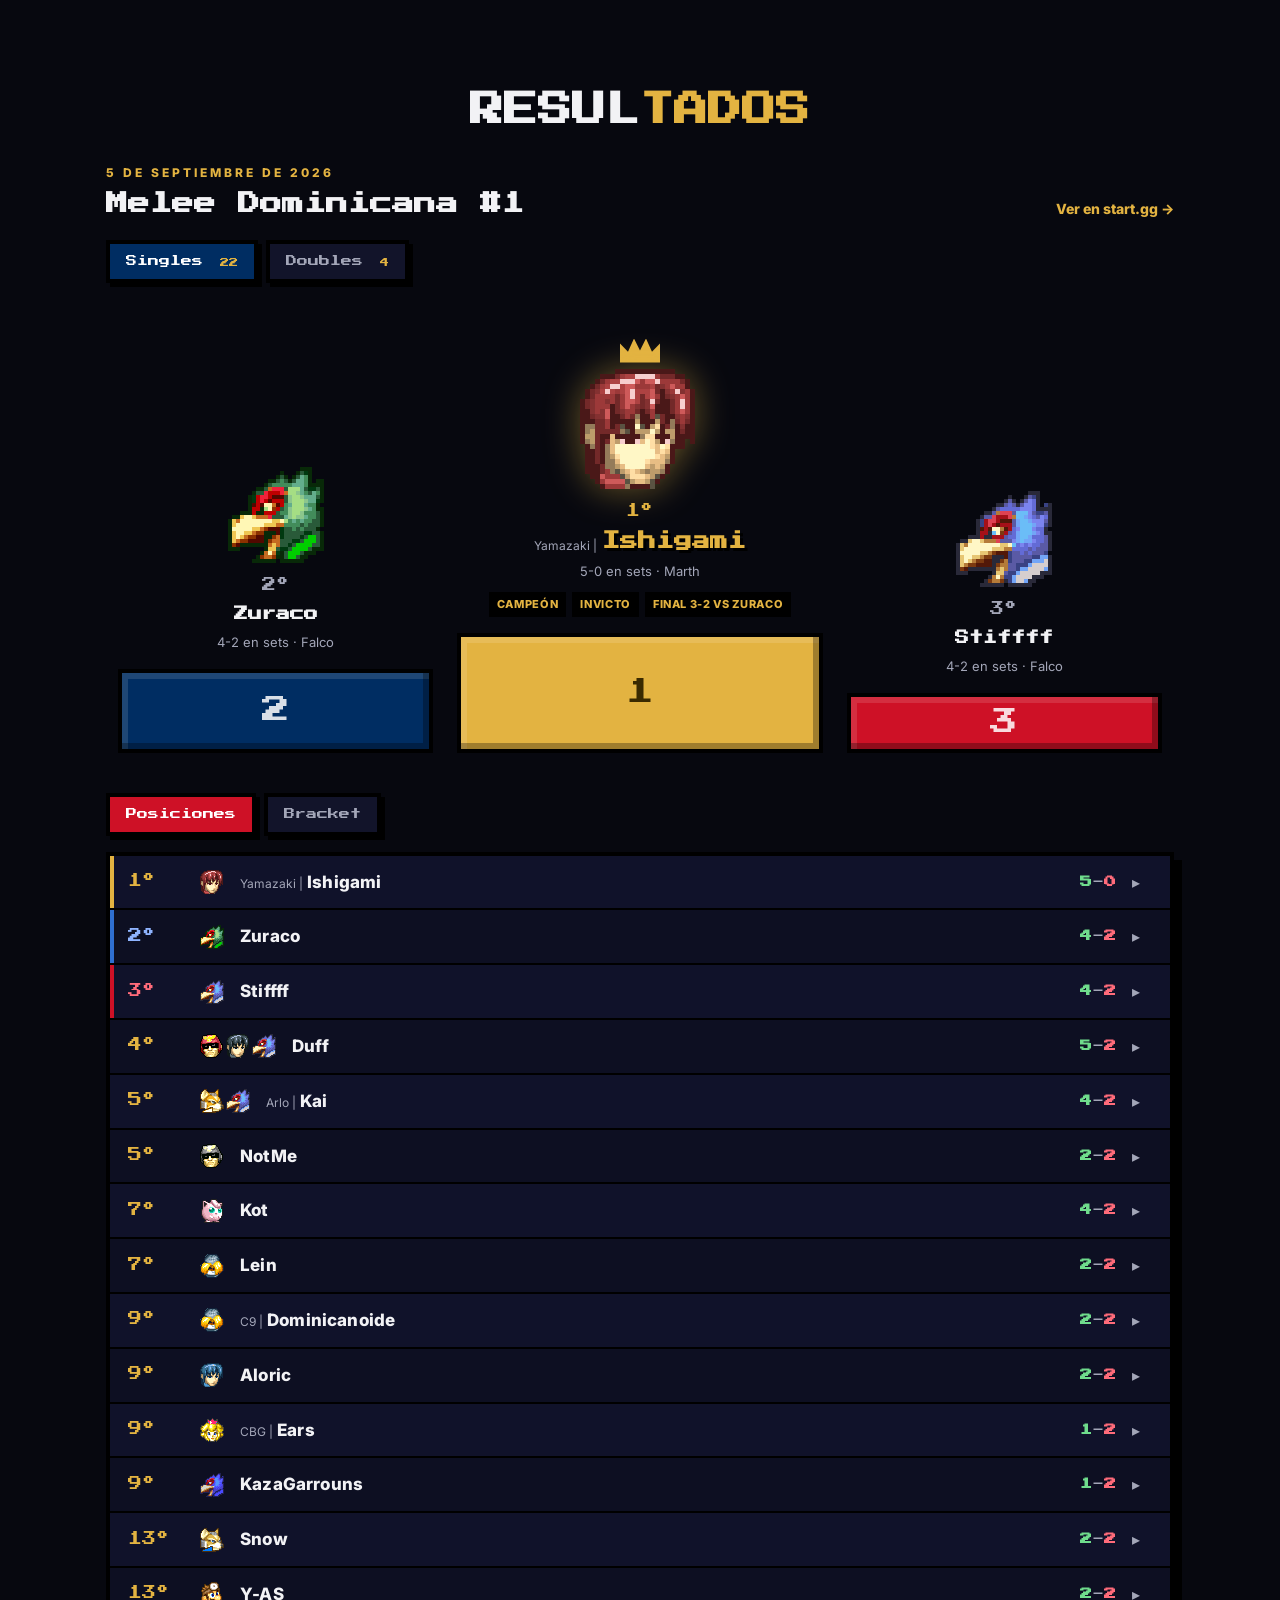
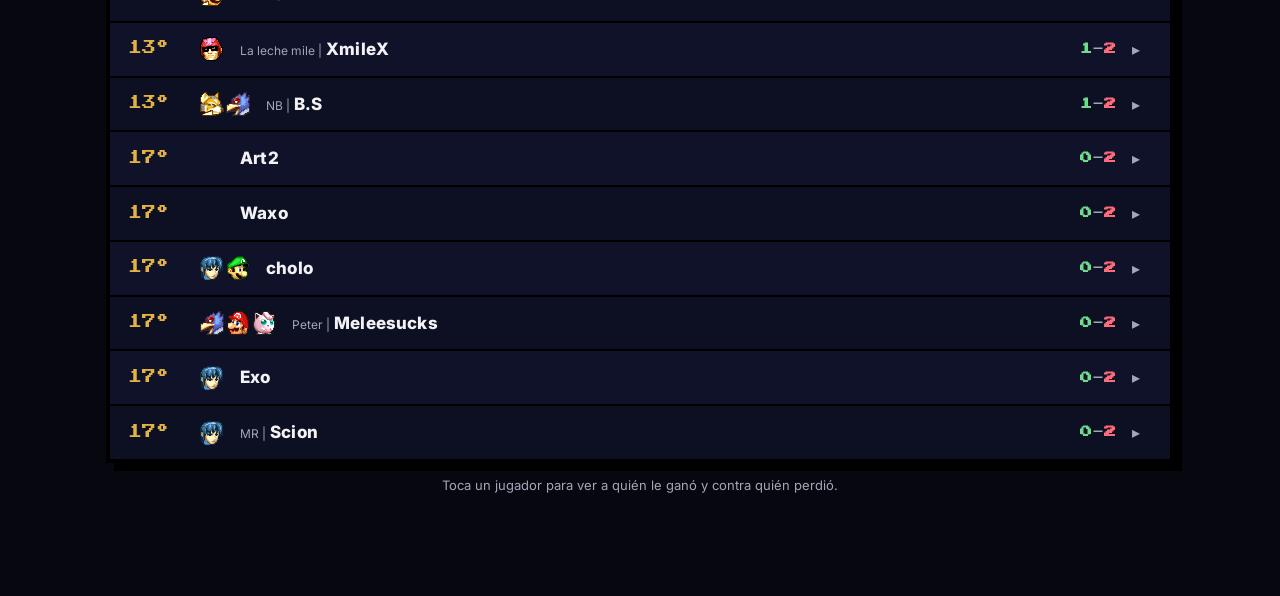
<file: public/_resultados.html>
<!doctype html>
<html lang="es"><head><meta charset="utf-8"><meta name="viewport" content="width=device-width, initial-scale=1"><title>Resultados (prueba)</title><link rel="icon" href="favicon.svg">
<meta name="robots" content="noindex">
<link href="https://fonts.googleapis.com/css2?family=Press+Start+2P&family=Inter:wght@400;600;800&display=swap" rel="stylesheet">
<link rel="stylesheet" href="styles.css"><link rel="stylesheet" href="standings.css"></head>
<body><section class="wrap section"><h2 class="h2">Resul<span class="gold">tados</span></h2>
<div class="results" data-results="torneos/md1.json"></div></section>
<script src="standings.js"></script></body></html>
</file>
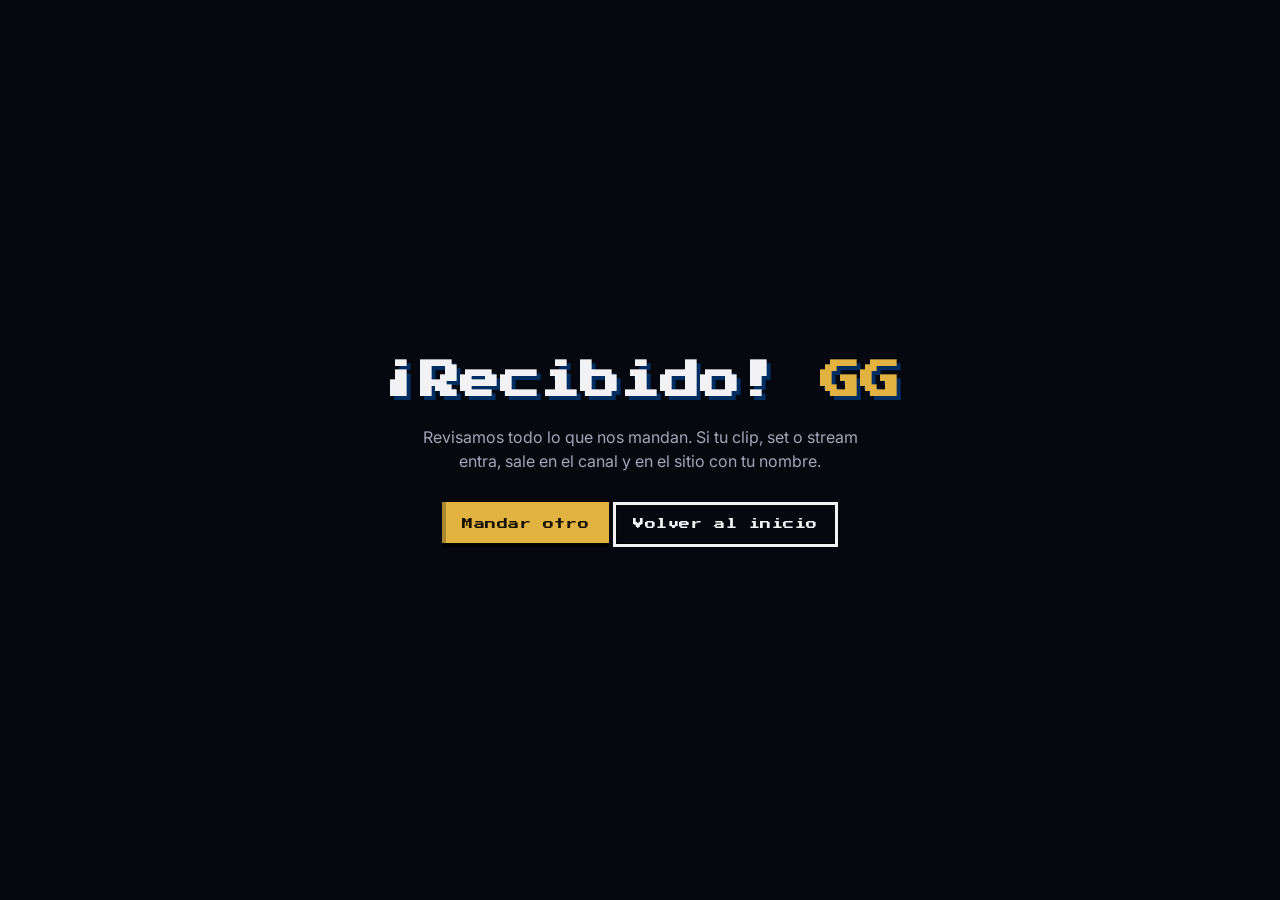
<file: public/enviado.html>
<!doctype html>
<html lang="es">
<head>
  <meta charset="utf-8" />
  <meta name="viewport" content="width=device-width, initial-scale=1" />
  <title>¡Recibido! — Melee Dominicana</title>
  <meta name="robots" content="noindex" />
  <link rel="icon" href="favicon.svg" type="image/svg+xml" />
  <link href="https://fonts.googleapis.com/css2?family=Press+Start+2P&family=Inter:wght@400;600;800&display=swap" rel="stylesheet" />
  <link rel="stylesheet" href="styles.css" />
  <style>
    .done { min-height: 100vh; display: grid; place-items: center; text-align: center; padding: 24px 16px; }
    .done h1 { font-family: var(--pixel); font-size: clamp(22px, 5vw, 40px); line-height: 1.4; margin: 0 0 16px; text-shadow: 4px 4px 0 var(--blue); }
    .done p { color: var(--muted); max-width: 440px; margin: 0 auto 28px; }
  </style>
</head>
<body>
  <main class="done">
    <div>
      <h1>¡Recibido! <span class="gold">GG</span></h1>
      <p>Revisamos todo lo que nos mandan. Si tu clip, set o stream entra, sale en el canal y en el sitio con tu nombre.</p>
      <a class="btn btn-gold" href="/#envia">Mandar otro</a>
      <a class="btn btn-ghost" href="/">Volver al inicio</a>
    </div>
  </main>
</body>
</html>
</file>
<file: public/styles.css>
:root {
  --bg: #07080f;
  --bg2: #0d0f1c;
  --ink: #f2f2f5;
  --muted: #a3a6b8;
  --line: rgba(255, 255, 255, 0.1);
  --blue: #002d62;
  --blue-hi: #2f6fd1;
  --red: #ce1126;
  --gold: #e3b341;
  --pixel: "Press Start 2P", ui-monospace, monospace;
  --body: "Inter", system-ui, -apple-system, "Segoe UI", sans-serif;
}

* { box-sizing: border-box; }
html { scroll-behavior: smooth; }
body {
  margin: 0;
  background: var(--bg);
  color: var(--ink);
  font-family: var(--body);
  line-height: 1.55;
  -webkit-font-smoothing: antialiased;
  overflow-x: hidden;
}
img { max-width: 100%; display: block; }
a { color: inherit; }
.skip { position: absolute; left: -999px; }
.skip:focus { left: 16px; top: 16px; z-index: 99; background: var(--gold); color: #000; padding: 8px 12px; }

.wrap { max-width: 1100px; margin: 0 auto; padding: 0 16px; }
.center { text-align: center; }
.section { padding: 88px 16px; }
.gold { color: var(--gold); }
.red { color: var(--red); }
.blue { color: var(--blue-hi); }

.h2 {
  font-family: var(--pixel);
  font-size: clamp(20px, 4vw, 34px);
  line-height: 1.3;
  text-transform: uppercase;
  text-align: center;
  margin: 0 0 12px;
}
.h3 { font-family: var(--pixel); font-size: 14px; margin: 64px 0 20px; text-align: center; }
.sub { text-align: center; color: var(--muted); margin: 0 0 40px; }
.note { text-align: center; color: var(--muted); font-size: 14px; margin-top: 24px; }

/* Botones con borde pixel */
.btn {
  display: inline-block;
  font-family: var(--pixel);
  font-size: 11px;
  letter-spacing: 0.05em;
  text-decoration: none;
  padding: 14px 20px;
  border: 0;
  box-shadow: 0 -4px 0 0 #000 inset, 4px 0 0 0 rgba(0,0,0,.25) inset;
  transition: transform .1s steps(2);
}
.btn:hover { transform: translateY(-2px); }
.btn:active { transform: translateY(2px); }
.btn-gold { background: var(--gold); color: #1a1200; }
.btn-red { background: var(--red); color: #fff; }
.btn-ghost { background: transparent; color: var(--ink); outline: 3px solid var(--ink); outline-offset: -3px; }

/* Nav */
.nav {
  position: sticky; top: 0; z-index: 40;
  display: flex; align-items: center; justify-content: space-between; gap: 12px;
  padding: 12px 16px;
  background: rgba(7, 8, 15, 0.85);
  backdrop-filter: blur(8px);
  border-bottom: 4px solid;
  border-image: linear-gradient(90deg, var(--blue) 0 45%, #fff 45% 55%, var(--red) 55% 100%) 1;
}
.brand { display: flex; align-items: center; gap: 8px; text-decoration: none; font-family: var(--pixel); font-size: 12px; }
.brand img { image-rendering: pixelated; }
.nav-links { display: flex; align-items: center; gap: 16px; font-size: 13px; font-weight: 600; }
.nav-links a { text-decoration: none; color: var(--muted); }
.nav-links a:hover { color: var(--gold); }
.nav-links .btn-yt { background: var(--red); color: #fff; padding: 6px 10px; }
@media (max-width: 640px) {
  .nav-links a:not(.btn-yt) { display: none; }
}

/* Hero */
.hero {
  min-height: calc(100vh - 56px);
  display: flex; flex-direction: column; align-items: center; justify-content: center;
  text-align: center;
  padding: 48px 16px 64px;
  background:
    radial-gradient(ellipse 70% 50% at 15% 10%, rgba(0, 45, 98, 0.6), transparent 60%),
    radial-gradient(ellipse 70% 50% at 85% 95%, rgba(206, 17, 38, 0.35), transparent 60%),
    var(--bg);
  position: relative;
}
.hero::after {
  content: ""; position: absolute; inset: 0; pointer-events: none; z-index: 1;
  background: repeating-linear-gradient(0deg, rgba(255,255,255,.025) 0 1px, transparent 1px 3px);
}
.hero-copy { position: relative; z-index: 2; display: flex; flex-direction: column; align-items: center; text-align: center; }
.falcon3d { position: absolute; inset: 0; z-index: 0; display: none; overflow: hidden; }
.falcon3d canvas { display: block; width: 100%; height: 100%; }
.falcon3d__flash {
  position: absolute; inset: 0; opacity: 0; pointer-events: none; mix-blend-mode: screen;
  background: radial-gradient(circle at 68% 45%, rgba(255, 220, 130, .95), rgba(255, 96, 32, .55) 28%, transparent 68%);
}
.hero-hint { display: none; }
.hero-credit { display: none; }
.hero.has-3d.is-animelee .hero-credit {
  display: block; position: absolute; left: clamp(16px, 6vw, 96px); bottom: 14px; z-index: 2; margin: 0;
  font-size: 11px; color: #7c8099; text-shadow: 0 1px 8px rgba(7,8,15,.9);
}
.hero.has-3d .hero-credit a { color: #a3a6b8; }
@media (max-width: 820px) { .hero.has-3d.is-animelee .hero-credit { left: 16px; bottom: 8px; font-size: 10px; } }

/* Hero con Falcon 3D activo (.has-3d solo tras el primer frame WebGL) */
.hero.has-3d {
  height: calc(100svh - var(--navh, 52px));
  min-height: 600px;
  overflow: hidden;
  padding: 0 clamp(16px, 6vw, 96px);
  align-items: flex-start;
  justify-content: center;
}
.hero.has-3d .falcon3d { display: block; }
.hero.has-3d::before {
  content: ""; position: absolute; inset: 0; z-index: 1; pointer-events: none;
  background: linear-gradient(90deg, rgba(7, 8, 15, .9) 0, rgba(7, 8, 15, .62) 34%, rgba(7, 8, 15, 0) 60%);
}
.hero.has-3d .hero-copy { align-items: flex-start; text-align: left; max-width: 640px; }
.hero.has-3d .flag { width: 132px; margin-bottom: 26px; }
.hero.has-3d .t1 { font-size: clamp(40px, 7.2vw, 96px); text-shadow: 6px 6px 0 var(--blue), 12px 12px 0 rgba(0,0,0,.6), 0 2px 30px rgba(7,8,15,.9); }
.hero.has-3d .t2 { font-size: clamp(20px, 3.6vw, 48px); }
.hero.has-3d .lede { margin-left: 0; font-size: 18px; color: #b5b9cc; text-shadow: 0 2px 20px rgba(7,8,15,.95); }
.hero.has-3d .cta { justify-content: flex-start; }
.hero.has-3d .hero-hint {
  display: block; position: absolute; right: clamp(16px, 6vw, 96px); bottom: 22px; z-index: 2; margin: 0;
  font-family: var(--pixel); font-size: 9px; letter-spacing: .2em; color: var(--muted);
  animation: hint 1.6s steps(2) infinite;
}
@keyframes hint { 50% { transform: translateY(4px); opacity: .5; } }
@media (max-width: 820px) {
  .hero.has-3d { min-height: 0; padding: 0 16px 40px; align-items: center; justify-content: flex-end; }
  .hero.has-3d::before { background: linear-gradient(0deg, rgba(7, 8, 15, .96) 0, rgba(7, 8, 15, .78) 34%, rgba(7, 8, 15, 0) 62%); }
  .hero.has-3d .hero-copy { align-items: center; text-align: center; max-width: 480px; }
  .hero.has-3d .flag { display: none; }   /* en móvil la bandera ya está en el diorama 3D */
  .hero.has-3d .kicker { font-size: 10px; margin-bottom: 14px; }
  .hero.has-3d .t1 { font-size: clamp(36px, 11vw, 48px); }
  .hero.has-3d .t2 { font-size: clamp(18px, 5.2vw, 24px); }
  .hero.has-3d .lede { font-size: 15.5px; margin-top: 18px; }
  .hero.has-3d .cta { justify-content: center; margin-top: 24px; }
  .hero.has-3d .hero-hint { display: none; }
.hero-credit { display: none; }
.hero.has-3d.is-animelee .hero-credit {
  display: block; position: absolute; left: clamp(16px, 6vw, 96px); bottom: 14px; z-index: 2; margin: 0;
  font-size: 11px; color: #7c8099; text-shadow: 0 1px 8px rgba(7,8,15,.9);
}
.hero.has-3d .hero-credit a { color: #a3a6b8; }
@media (max-width: 820px) { .hero.has-3d.is-animelee .hero-credit { left: 16px; bottom: 8px; font-size: 10px; } }
}
@media (prefers-reduced-motion: reduce) { .hero.has-3d .hero-hint { animation: none; } }
.flag {
  width: min(240px, 60vw);
  height: auto;
  image-rendering: pixelated;
  margin-bottom: 32px;
  filter: drop-shadow(0 8px 0 rgba(0,0,0,.5));
}
.kicker { font-size: 12px; font-weight: 800; letter-spacing: .3em; text-transform: uppercase; color: var(--gold); margin: 0 0 20px; }
.title { margin: 0; font-family: var(--pixel); line-height: 1.15; }
.title span { display: block; }
.t1 { font-size: clamp(40px, 11vw, 112px); color: var(--ink); text-shadow: 6px 6px 0 var(--blue), 12px 12px 0 rgba(0,0,0,.6); }
.t2 { font-size: clamp(20px, 5.4vw, 56px); color: var(--red); text-shadow: 4px 4px 0 #000; margin-top: 12px; }
.lede { max-width: 560px; color: var(--muted); margin: 28px auto 0; }
.cta { display: flex; flex-wrap: wrap; gap: 16px; justify-content: center; margin-top: 36px; }

/* Lounge, escena y hub: ver sections.css */
@media (prefers-reduced-motion: reduce) { html { scroll-behavior: auto; } }

/* Torneos */
.tourney { display: grid; grid-template-columns: 1.1fr 1fr; border: 4px solid #000; margin-top: 32px; }
.tourney > div { padding: 36px 28px; }
.tourney-main { background: linear-gradient(135deg, rgba(0,45,98,.55), rgba(13,15,28,1)); }
.tourney-past { background: linear-gradient(135deg, rgba(13,15,28,1), rgba(206,17,38,.3)); border-left: 4px solid #000; }
.tourney h3 { font-family: var(--pixel); font-size: 18px; line-height: 1.4; margin: 10px 0 14px; }
.tourney p { color: var(--muted); }
.tag { font-size: 11px; font-weight: 800; letter-spacing: .25em; text-transform: uppercase; color: var(--gold) !important; margin: 0; }
.sched { list-style: none; padding: 0; margin: 20px 0 0; display: grid; gap: 10px; }
.sched li { display: flex; align-items: center; gap: 12px; font-weight: 600; }
.sched span { font-family: var(--pixel); font-size: 11px; background: #000; padding: 6px 8px; color: var(--gold); }
@media (max-width: 760px) {
  .tourney { grid-template-columns: 1fr; }
  .tourney-past { border-left: 0; border-top: 4px solid #000; }
}

/* Escena */
.band { background: var(--bg2); border-block: 1px solid var(--line); }

/* Footer */
.footer { text-align: center; padding: 0 16px 40px; }
.stripe { height: 6px; margin: 0 -16px 32px; background: linear-gradient(90deg, var(--blue) 0 45%, #fff 45% 55%, var(--red) 55% 100%); }
.motto { font-family: var(--pixel); font-size: 10px; line-height: 1.8; }
.links { display: flex; gap: 20px; justify-content: center; font-size: 14px; }
.links a { color: var(--muted); }
.fine { font-size: 12px; color: #6c7088; }

/* Reproductor */
.player { width: min(960px, calc(100vw - 32px)); padding: 0; border: 4px solid #000; background: #000; color: var(--ink); }
.player::backdrop { background: rgba(4, 5, 10, .85); }
.player .frame { aspect-ratio: 16 / 9; }
.player iframe { width: 100%; height: 100%; border: 0; display: block; }
.player .caption { margin: 0; padding: 12px 16px; font-weight: 600; background: #10122a; }
.player .close {
  position: absolute; top: 8px; right: 8px; z-index: 2; cursor: pointer;
  background: var(--red); color: #fff; border: 3px solid #000; font-size: 14px; width: 36px; height: 36px;
}
</file>
<file: public/standings.css>
/* Resultados de torneo — usa los tokens de styles.css */
.results { margin-top: 32px; }
.rs-top { display: flex; flex-wrap: wrap; align-items: end; justify-content: space-between; gap: 12px; margin-bottom: 20px; }
.rs-kicker { margin: 0; font-size: 12px; font-weight: 800; letter-spacing: .25em; text-transform: uppercase; color: var(--gold); }
.rs-title { margin: 6px 0 0; font-family: var(--pixel); font-size: clamp(16px, 2.6vw, 22px); line-height: 1.4; }
.rs-link { color: var(--gold); font-weight: 800; font-size: 14px; text-decoration: none; }
.rs-link:hover { text-decoration: underline; }
.rs-err { color: var(--muted); text-align: center; }

.rs-tabs, .rs-views { display: flex; gap: 8px; flex-wrap: wrap; }
.rs-tabs button, .rs-views button {
  font-family: var(--pixel); font-size: 11px; cursor: pointer;
  padding: 12px 16px; border: 4px solid #000; background: #12142a; color: var(--muted);
  box-shadow: 4px 4px 0 #000; transition: transform .1s steps(2);
}
.rs-tabs button:hover, .rs-views button:hover { transform: translate(-1px, -1px); color: var(--ink); }
.rs-tabs button small { color: var(--gold); margin-left: 6px; }
.rs-tabs button[aria-selected="true"], .rs-views button[aria-selected="true"] { background: var(--blue); color: #fff; }
.rs-views { margin: 40px 0 16px; }
.rs-views button[aria-selected="true"] { background: var(--red); }

/* Retratos */
.rs-char { display: inline-grid; place-items: center; flex: none; image-rendering: pixelated; vertical-align: middle; }
.rs-xs { width: 24px; height: 24px; }
.rs-sm { width: 24px; height: 24px; }
.rs-xl { width: 96px; height: 96px; }
.rs-empty { opacity: .35; }

/* Podio */
.rs-podium { display: grid; grid-template-columns: 1fr 1.15fr 1fr; align-items: end; gap: 0; margin-top: 32px; }
.rs-step {
  position: relative; display: flex; flex-direction: column; align-items: center; text-align: center;
  padding: 24px 12px 0; min-width: 0;
}
.rs-step p { margin: 0; }
.rs-place { font-family: var(--pixel); font-size: 14px; color: var(--muted); margin-top: 12px !important; }
.rs-name { margin-top: 8px !important; font-size: 17px; line-height: 1.3; overflow-wrap: anywhere; }
.rs-name b { font-family: var(--pixel); font-size: 14px; }
.rs-pre { color: var(--muted); font-size: 12px; }
.rs-members { display: block; color: var(--muted); font-size: 12px; margin-top: 4px; }
.rs-rec { color: var(--muted); font-size: 13px; margin-top: 6px !important; }
.rs-badges { display: flex; flex-wrap: wrap; justify-content: center; gap: 6px; margin-top: 10px !important; }
.rs-badges span { font-size: 11px; font-weight: 800; letter-spacing: .06em; text-transform: uppercase; background: #000; color: var(--gold); padding: 4px 8px; }
.rs-block {
  align-self: stretch; margin-top: 16px; display: grid; place-items: center;
  font-family: var(--pixel); font-size: 28px; color: rgba(255,255,255,.85);
  border: 4px solid #000; box-shadow: inset -6px -6px 0 rgba(0,0,0,.3), inset 6px 6px 0 rgba(255,255,255,.12);
}
.rs-p1 .rs-block { height: 120px; background: var(--gold); color: #3a2a00; }
.rs-p2 .rs-block { height: 84px; background: var(--blue); }
.rs-p3 .rs-block { height: 60px; background: var(--red); }
.rs-p1 .rs-place { color: var(--gold); }
.rs-p1 .rs-name b { font-size: 18px; color: var(--gold); text-shadow: 3px 3px 0 #000; }
.rs-p1 .rs-xl { width: 120px; height: 120px; filter: drop-shadow(0 0 18px rgba(227,179,65,.45)); }
.rs-crown {
  width: 40px; height: 24px; margin-bottom: 6px; background: var(--gold);
  clip-path: polygon(0 100%, 0 20%, 20% 55%, 35% 0, 50% 50%, 65% 0, 80% 55%, 100% 20%, 100% 100%);
  animation: rs-bob 1.6s steps(2) infinite;
}
@keyframes rs-bob { 50% { transform: translateY(-4px); } }
@media (prefers-reduced-motion: reduce) { .rs-crown { animation: none; } }
@media (max-width: 640px) {
  .rs-xl { width: 48px; height: 48px; }
  .rs-p1 .rs-xl { width: 72px; height: 72px; }
  .rs-name b, .rs-p1 .rs-name b { font-size: 10px; }
  .rs-badges span { font-size: 9px; }
  .rs-step { padding: 16px 4px 0; }
  .rs-rec { font-size: 11px; }
}

/* Tabla */
.rs-table { list-style: none; margin: 0; padding: 0; border: 4px solid #000; box-shadow: 8px 8px 0 #000; }
.rs-row + .rs-row { border-top: 2px solid #000; }
.rs-head {
  width: 100%; display: grid; grid-template-columns: 56px auto 1fr auto 20px; align-items: center; gap: 16px;
  padding: 14px 18px; background: #10122a; color: var(--ink); border: 0; cursor: pointer; text-align: left; font: inherit;
}
.rs-row:nth-child(even) .rs-head { background: #0d0f22; }
.rs-head:hover, .rs-head[aria-expanded="true"] { background: #191c3c; }
.rs-head:focus-visible { outline: 3px solid var(--gold); outline-offset: -3px; }
.rs-pl { font-family: var(--pixel); font-size: 14px; color: var(--gold); }
.rs-row:nth-child(1) .rs-pl { color: var(--gold); }
.rs-row:nth-child(2) .rs-pl { color: #8fb4ff; }
.rs-row:nth-child(3) .rs-pl { color: #ff6b7a; }
.rs-row:nth-child(-n+3) .rs-head { box-shadow: inset 4px 0 0 var(--gold); }
.rs-row:nth-child(2) .rs-head { box-shadow: inset 4px 0 0 var(--blue-hi); }
.rs-row:nth-child(3) .rs-head { box-shadow: inset 4px 0 0 var(--red); }
.rs-chars { display: flex; gap: 2px; }
.rs-who { min-width: 0; overflow-wrap: anywhere; }
.rs-who b { font-family: var(--body); font-weight: 800; font-size: 17px; line-height: 1.3; letter-spacing: .01em; }
.rs-who .rs-members { display: inline; margin: 0 0 0 8px; }
.rs-wlrec { font-family: var(--pixel); font-size: 12px; color: var(--muted); white-space: nowrap; }
.rs-wlrec b:first-child { color: #6fdc8c; }
.rs-wlrec b:last-child { color: #ff6b7a; }
.rs-more { color: var(--muted); transition: transform .15s; }
.rs-head[aria-expanded="true"] .rs-more { transform: rotate(90deg); }

.rs-sets { list-style: none; margin: 0; padding: 8px 16px 16px; background: #0a0b18; display: grid; gap: 8px; }
.rs-sets li {
  display: grid; grid-template-columns: 70px 150px 1fr auto; align-items: center; gap: 12px;
  padding: 10px 12px; border-left: 4px solid; background: #121429; font-size: 14px;
}
.rs-sets li.win { border-color: #3fbf65; }
.rs-sets li.loss { border-color: var(--red); }
.rs-wl { font-weight: 800; font-size: 12px; text-transform: uppercase; letter-spacing: .06em; }
.win .rs-wl { color: #6fdc8c; }
.loss .rs-wl { color: #ff6b7a; }
.rs-round { color: var(--muted); font-size: 13px; }
.rs-vs { display: flex; align-items: center; gap: 8px; min-width: 0; overflow-wrap: anywhere; }
.rs-vs em { font-style: normal; color: var(--muted); font-size: 12px; }
.rs-score { font-family: var(--pixel); font-size: 13px; }
.rs-games { grid-column: 1 / -1; display: flex; flex-wrap: wrap; gap: 6px; }
.rs-game { display: inline-flex; align-items: center; gap: 4px; padding: 3px 6px; background: #000; border-bottom: 3px solid; }
.rs-game.w { border-color: #3fbf65; }
.rs-game.l { border-color: var(--red); }
.rs-game i { font-style: normal; font-size: 10px; color: var(--muted); }
.rs-hint { color: var(--muted); font-size: 13px; text-align: center; margin-top: 12px; }
@media (max-width: 640px) {
  .rs-head { grid-template-columns: 40px auto 1fr auto; gap: 10px; padding: 12px 12px; }
  .rs-who b { font-size: 15px; }
  .rs-pl { font-size: 12px; }
  .rs-more { display: none; }
  .rs-chars .rs-char:nth-child(n+2) { display: none; }
  .rs-who .rs-members { display: block; margin: 2px 0 0; }
  .rs-sets { padding: 8px; }
  .rs-sets li { grid-template-columns: 1fr auto; gap: 6px 10px; }
  .rs-round { grid-column: 1 / -1; order: -1; }
  .rs-wl { display: none; }
}

/* Bracket */
.rs-bracket { overflow-x: auto; padding-bottom: 8px; }
.rs-side + .rs-side { margin-top: 28px; }
.rs-side-t { font-family: var(--pixel); font-size: 12px; color: var(--gold); margin: 0 0 12px; }
.rs-cols { display: flex; gap: 16px; width: max-content; }
.rs-col { display: flex; flex-direction: column; justify-content: space-around; gap: 10px; width: 190px; }
.rs-col-t { font-size: 11px; font-weight: 800; letter-spacing: .08em; text-transform: uppercase; color: var(--muted); margin: 0 0 4px; }
.rs-match { border: 3px solid #000; background: #10122a; }
.rs-match span { display: grid; grid-template-columns: 24px 1fr auto; align-items: center; gap: 8px; padding: 5px 8px; font-size: 13px; color: var(--muted); }
.rs-match span + span { border-top: 2px solid #000; }
.rs-match span.w { color: var(--ink); background: #171a38; }
.rs-match b { font-weight: 600; overflow: hidden; text-overflow: ellipsis; white-space: nowrap; }
.rs-match em { font-style: normal; font-family: var(--pixel); font-size: 10px; }
.rs-match span.w em { color: var(--gold); }

.rs-sets[hidden], .rs-view[hidden] { display: none; }
</file>
